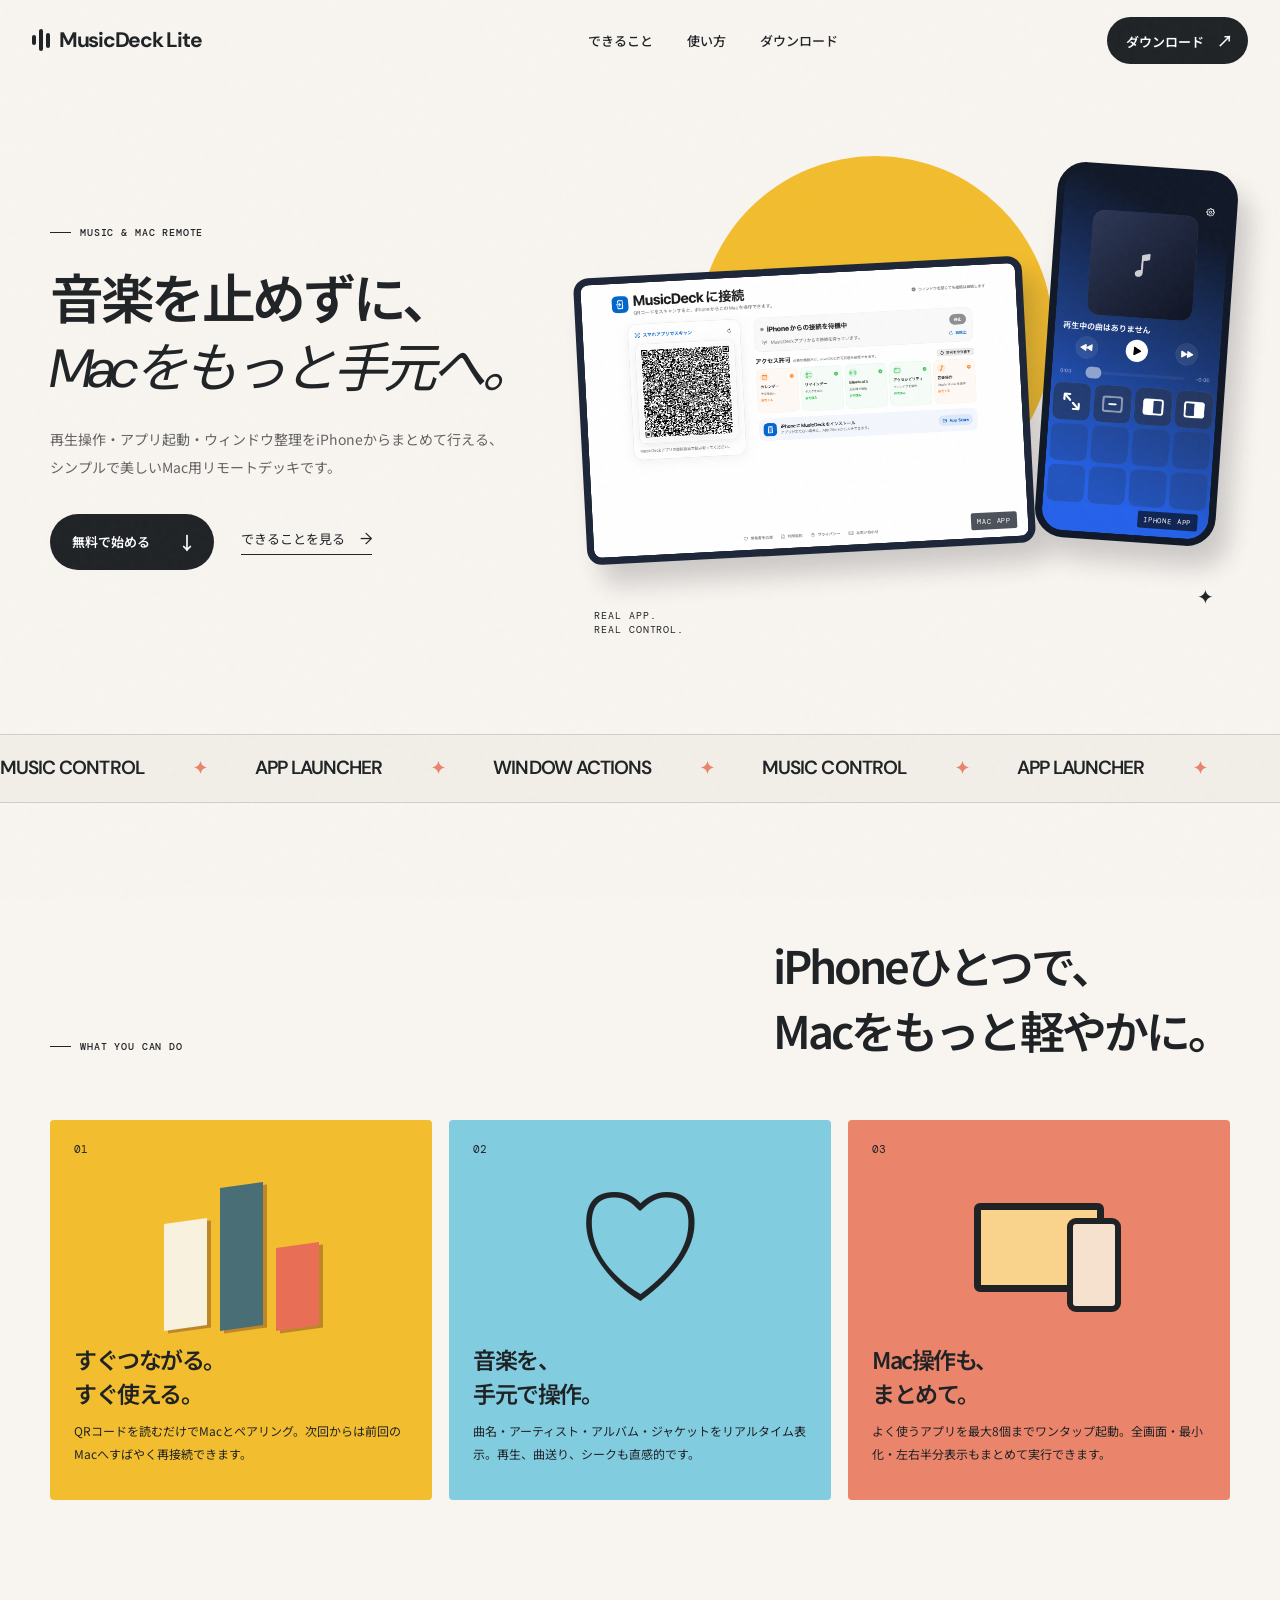
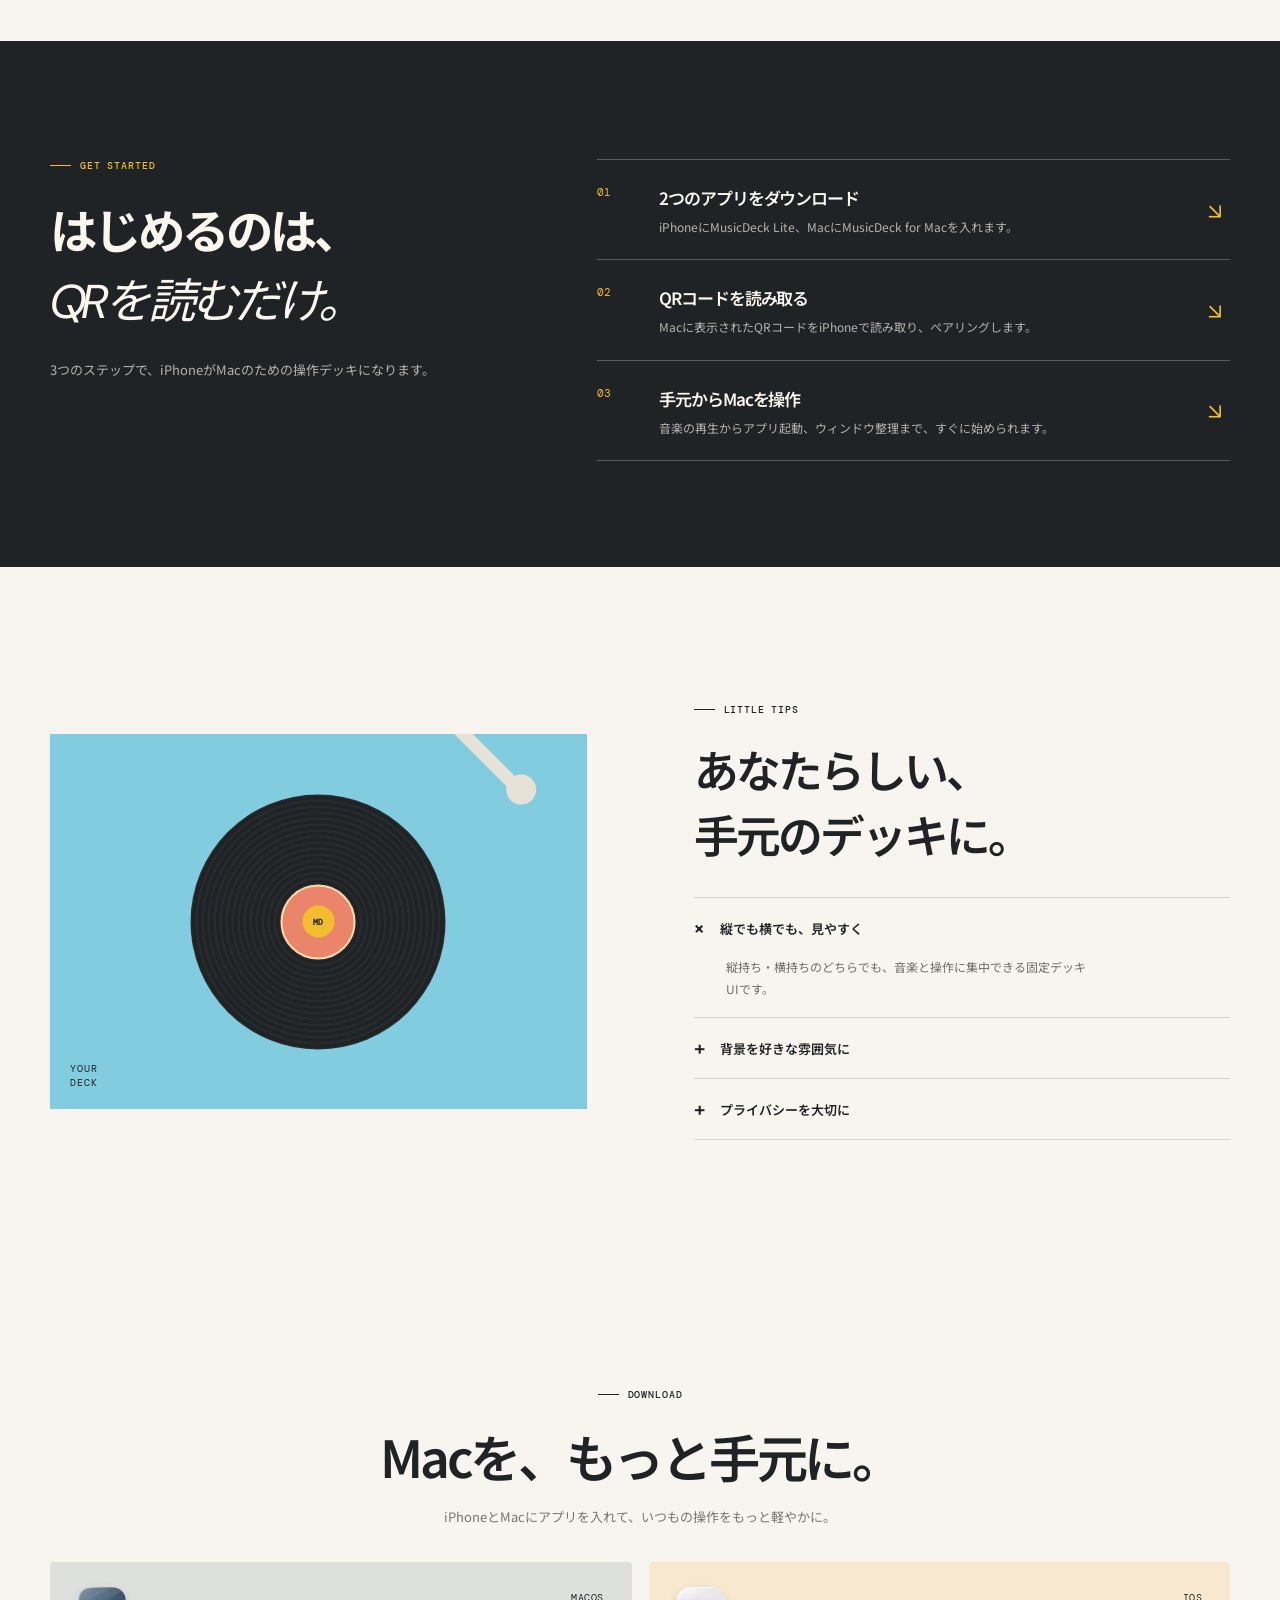
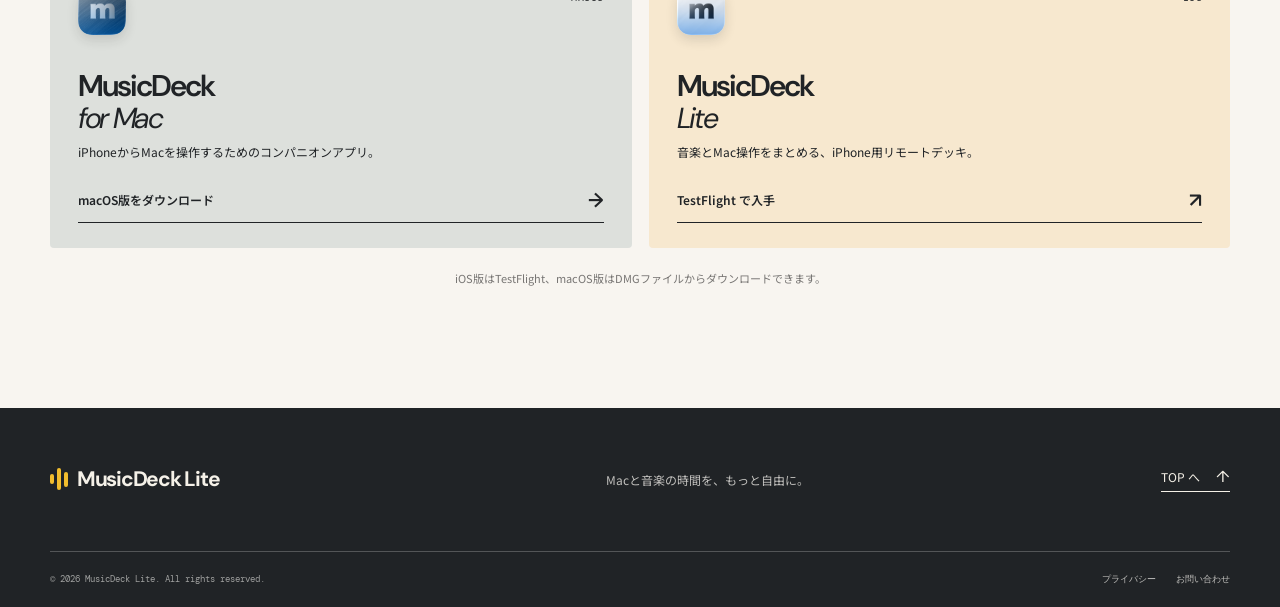
<file: index.html>
<!doctype html>
<html lang="ja">
  <head>
    <meta charset="UTF-8" />
    <meta name="viewport" content="width=device-width, initial-scale=1.0" />
    <meta
      name="description"
      content="MusicDeck Lite は、iPhoneからMacの音楽操作・アプリ起動・ウィンドウ整理をまとめて行えるリモートデッキです。"
    />
    <meta name="theme-color" content="#f7f4f0" />
    <title>MusicDeck Lite | 音楽を止めずに、Macをもっと手元へ。</title>
    <link rel="preconnect" href="https://fonts.googleapis.com" />
    <link rel="preconnect" href="https://fonts.gstatic.com" crossorigin />
    <link
      href="https://fonts.googleapis.com/css2?family=DM+Mono:wght@400;500&family=DM+Sans:opsz,wght@9..40,400;9..40,500;9..40,600;9..40,700&family=Noto+Sans+JP:wght@400;500;600;700&display=swap"
      rel="stylesheet"
    />
    <link rel="stylesheet" href="styles.css" />
  </head>
  <body>
    <div class="noise" aria-hidden="true"></div>
    <header class="site-header">
      <a class="brand" href="#top" aria-label="MusicDeck Lite ホーム">
        <span class="brand-mark" aria-hidden="true"><i></i><i></i><i></i></span>
        <span>MusicDeck Lite</span>
      </a>
      <nav class="desktop-nav" aria-label="メインナビゲーション">
        <a href="#about">できること</a>
        <a href="#how-to">使い方</a>
        <a href="#download">ダウンロード</a>
      </nav>
      <a class="header-download" href="#download">ダウンロード <span>↗</span></a>
      <button class="menu-button" aria-controls="mobile-nav" aria-expanded="false" aria-label="メニューを開く">
        <span></span><span></span>
      </button>
    </header>

    <nav class="mobile-nav" id="mobile-nav" aria-label="モバイルナビゲーション" hidden>
      <a href="#about">できること</a>
      <a href="#how-to">使い方</a>
      <a href="#download">ダウンロード</a>
    </nav>

    <main id="top">
      <section class="hero section-wrap">
        <div class="hero-copy reveal">
          <p class="eyebrow"><span></span> MUSIC &amp; MAC REMOTE</p>
          <h1>音楽を止めずに、<br /><em>Macをもっと手元へ。</em></h1>
          <p class="hero-lead">
            再生操作・アプリ起動・ウィンドウ整理をiPhoneからまとめて行える、<br />シンプルで美しいMac用リモートデッキです。
          </p>
          <div class="hero-actions">
            <a class="button button-dark" href="#download">無料で始める <span>↓</span></a>
            <a class="text-link" href="#about">できることを見る <span>→</span></a>
          </div>
        </div>

        <div class="device-stage actual-stage reveal" aria-label="MusicDeckLite の実際のアプリ画面">
          <div class="stage-sun"></div>
          <div class="floating-note note-one">♪</div>
          <div class="floating-note note-two">✦</div>
          <figure class="screenshot-frame landscape-frame">
            <img src="assets/musicdeck-for-mac.png" alt="MusicDeck for Mac の接続画面。QRコードを使って iPhone からMacを操作する設定画面" />
            <figcaption>MAC APP</figcaption>
          </figure>
          <figure class="screenshot-frame portrait-frame">
            <img src="assets/musicdecklite-portrait.png" alt="MusicDeckLite の縦画面。再生コントロールと操作ボタンが表示されている画面" />
            <figcaption>IPHONE APP</figcaption>
          </figure>
          <p class="stage-caption">REAL APP.<br />REAL CONTROL.</p>
        </div>
      </section>

      <section class="marquee" aria-label="MusicDeck の特徴">
        <div class="marquee-track"><span>MUSIC CONTROL <b>✦</b></span><span>APP LAUNCHER <b>✦</b></span><span>WINDOW ACTIONS <b>✦</b></span><span>MUSIC CONTROL <b>✦</b></span><span>APP LAUNCHER <b>✦</b></span></div>
      </section>

      <section id="about" class="features section-wrap">
        <div class="section-heading reveal">
          <p class="eyebrow"><span></span> WHAT YOU CAN DO</p>
          <h2>iPhoneひとつで、<br />Macをもっと軽やかに。</h2>
        </div>
        <div class="feature-grid">
          <article class="feature-card card-yellow reveal">
            <p class="card-number">01</p>
            <div class="feature-icon icon-library" aria-hidden="true"><i></i><i></i><i></i></div>
            <h3>すぐつながる。<br />すぐ使える。</h3>
            <p>QRコードを読むだけでMacとペアリング。次回からは前回のMacへすばやく再接続できます。</p>
          </article>
          <article class="feature-card card-blue reveal">
            <p class="card-number">02</p>
            <div class="feature-icon icon-heart" aria-hidden="true">♡</div>
            <h3>音楽を、<br />手元で操作。</h3>
            <p>曲名・アーティスト・アルバム・ジャケットをリアルタイム表示。再生、曲送り、シークも直感的です。</p>
          </article>
          <article class="feature-card card-coral reveal">
            <p class="card-number">03</p>
            <div class="feature-icon icon-devices" aria-hidden="true"><span></span><i></i></div>
            <h3>Mac操作も、<br />まとめて。</h3>
            <p>よく使うアプリを最大8個までワンタップ起動。全画面・最小化・左右半分表示もまとめて実行できます。</p>
          </article>
        </div>
      </section>

      <section id="how-to" class="how-to">
        <div class="section-wrap how-inner">
          <div class="how-copy reveal">
            <p class="eyebrow eyebrow-light"><span></span> GET STARTED</p>
            <h2>はじめるのは、<br /><em>QRを読むだけ。</em></h2>
            <p>3つのステップで、iPhoneがMacのための操作デッキになります。</p>
          </div>
          <ol class="steps">
            <li class="reveal"><span class="step-count">01</span><div><h3>2つのアプリをダウンロード</h3><p>iPhoneにMusicDeck Lite、MacにMusicDeck for Macを入れます。</p></div><span class="step-arrow">↘</span></li>
            <li class="reveal"><span class="step-count">02</span><div><h3>QRコードを読み取る</h3><p>Macに表示されたQRコードをiPhoneで読み取り、ペアリングします。</p></div><span class="step-arrow">↘</span></li>
            <li class="reveal"><span class="step-count">03</span><div><h3>手元からMacを操作</h3><p>音楽の再生からアプリ起動、ウィンドウ整理まで、すぐに始められます。</p></div><span class="step-arrow">↘</span></li>
          </ol>
        </div>
      </section>

      <section class="tips section-wrap">
        <div class="tips-visual reveal" aria-hidden="true">
          <div class="record"><i></i><b>MD</b></div>
          <div class="tonearm"><i></i></div>
          <div class="visual-label">YOUR<br />DECK</div>
        </div>
        <div class="tips-copy reveal">
          <p class="eyebrow"><span></span> LITTLE TIPS</p>
          <h2>あなたらしい、<br />手元のデッキに。</h2>
          <div class="tip-list">
            <details open><summary><span>+</span> 縦でも横でも、見やすく</summary><p>縦持ち・横持ちのどちらでも、音楽と操作に集中できる固定デッキUIです。</p></details>
            <details><summary><span>+</span> 背景を好きな雰囲気に</summary><p>標準・単色・ジャケットぼかし・ジャケット由来のカラーから背景を選べます。</p></details>
            <details><summary><span>+</span> プライバシーを大切に</summary><p>接続情報は端末のKeychainで管理。基本はMacとiPhone間のローカル直接通信で、広告・解析SDKはありません。</p></details>
          </div>
        </div>
      </section>

      <section id="download" class="download section-wrap">
        <div class="download-heading reveal">
          <p class="eyebrow"><span></span> DOWNLOAD</p>
          <h2>Macを、もっと手元に。</h2>
          <p>iPhoneとMacにアプリを入れて、いつもの操作をもっと軽やかに。</p>
        </div>
        <div class="download-cards">
          <article class="download-card mac-card reveal">
            <div class="download-card-top"><img class="app-icon" src="assets/musicdeck-for-mac-icon.png" alt="MusicDeck for Macのアプリアイコン" /><span class="available">MACOS</span></div>
            <div><h3>MusicDeck<br /><em>for Mac</em></h3><p>iPhoneからMacを操作するためのコンパニオンアプリ。</p></div>
            <a class="store-button" href="mac-download.html">macOS版をダウンロード <span>→</span></a>
          </article>
          <article class="download-card iphone-card reveal">
            <div class="download-card-top"><img class="app-icon" src="assets/musicdeck-lite-icon.png" alt="MusicDeck Liteのアプリアイコン" /><span class="available">IOS</span></div>
            <div><h3>MusicDeck<br /><em>Lite</em></h3><p>音楽とMac操作をまとめる、iPhone用リモートデッキ。</p></div>
            <a class="store-button" href="https://testflight.apple.com/join/6QzJqzmq" target="_blank" rel="noopener">TestFlight で入手 <span>↗</span></a>
          </article>
        </div>
        <p class="download-note reveal">iOS版はTestFlight、macOS版はDMGファイルからダウンロードできます。</p>
      </section>
    </main>

    <footer class="site-footer">
      <div class="footer-top section-wrap">
        <a class="brand brand-light" href="#top"><span class="brand-mark" aria-hidden="true"><i></i><i></i><i></i></span><span>MusicDeck Lite</span></a>
        <p>Macと音楽の時間を、もっと自由に。</p>
        <a class="back-top" href="#top">TOP へ <span>↑</span></a>
      </div>
      <div class="footer-bottom section-wrap"><p>© <span id="year"></span> MusicDeck Lite. All rights reserved.</p><div><a href="#top">プライバシー</a><a href="#top">お問い合わせ</a></div></div>
    </footer>

    <script src="script.js"></script>
  </body>
</html>
</file>
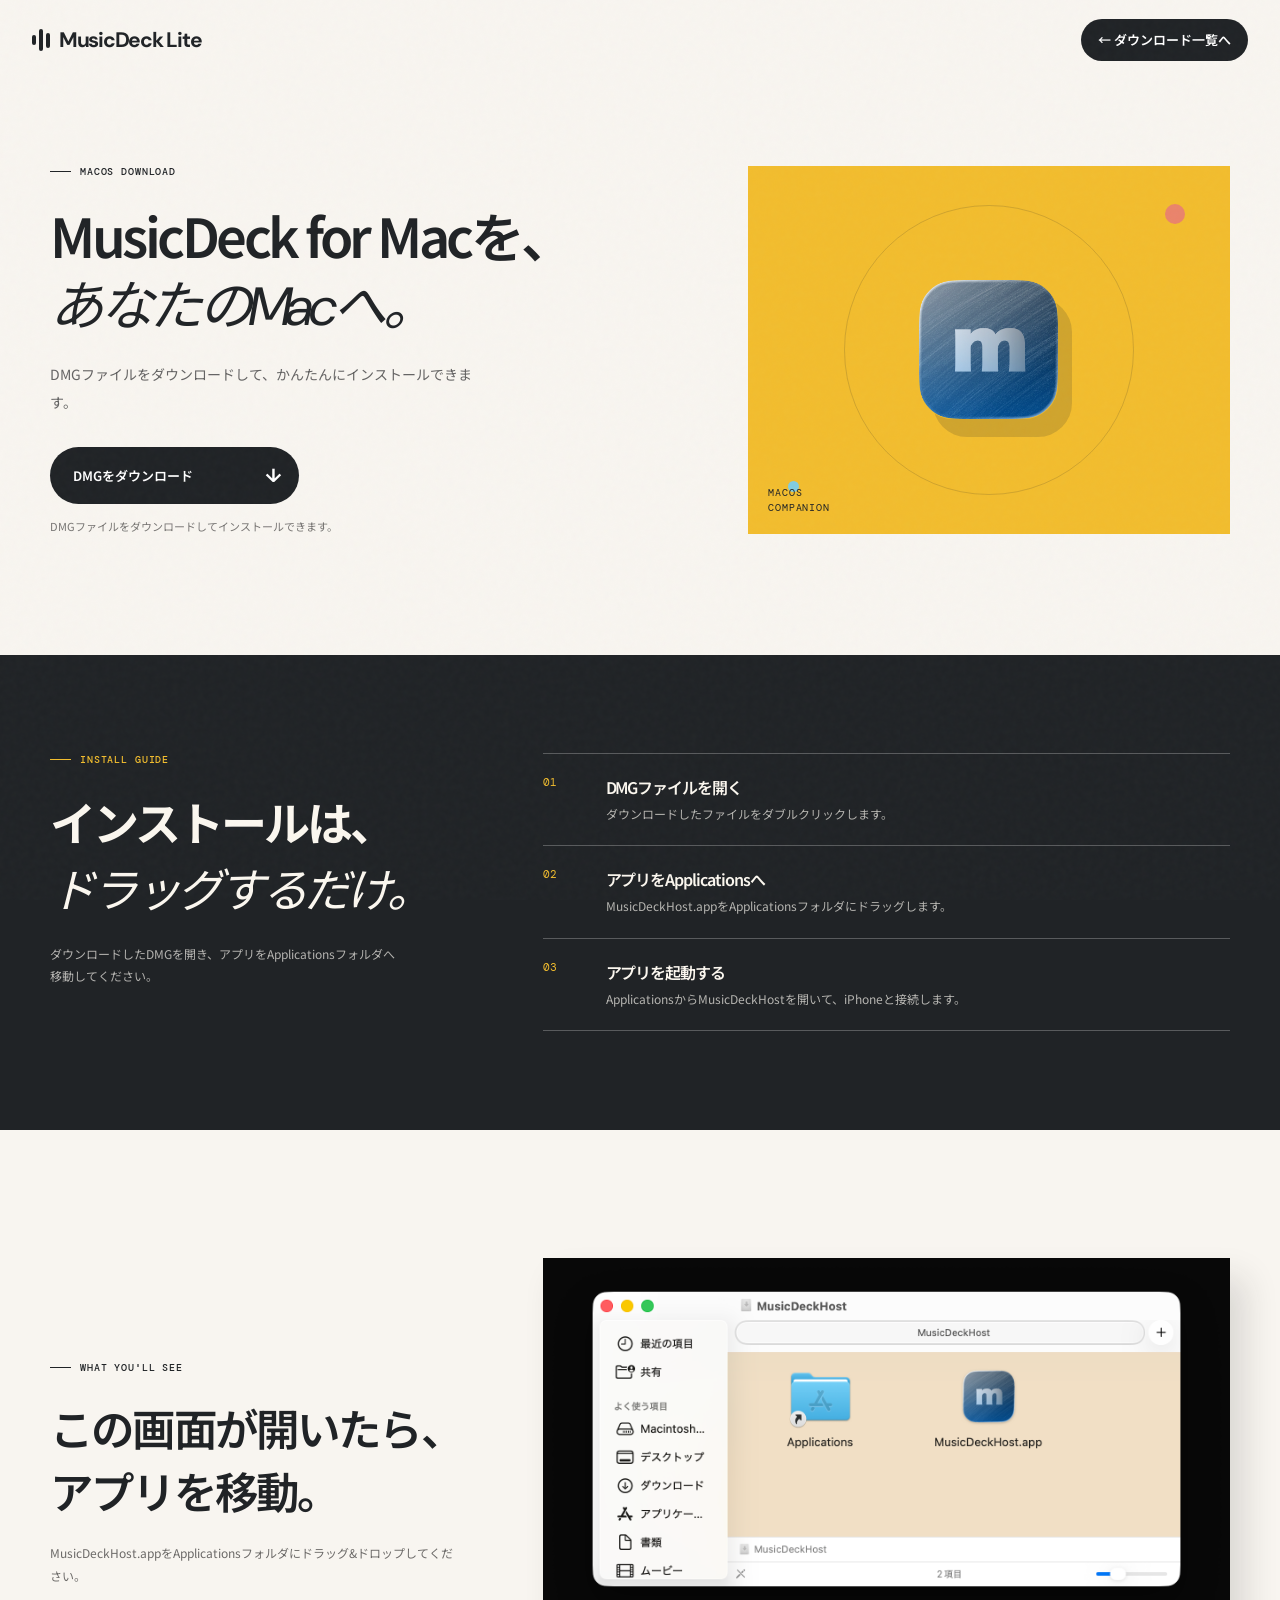
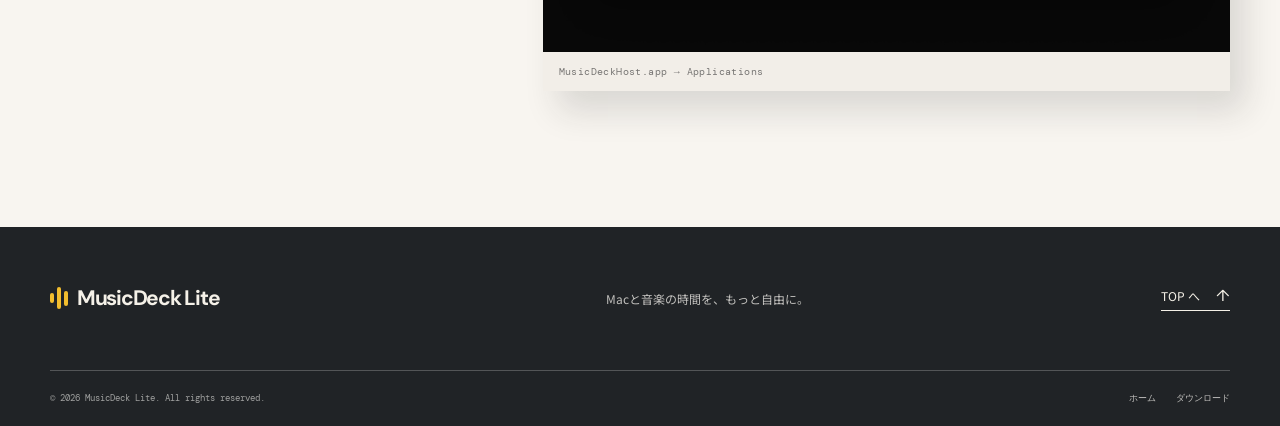
<file: mac-download.html>
<!doctype html>
<html lang="ja">
  <head>
    <meta charset="UTF-8" />
    <meta name="viewport" content="width=device-width, initial-scale=1.0" />
    <meta name="description" content="MusicDeck for Mac のDMGファイルをダウンロードして、Macにインストールできます。" />
    <meta name="theme-color" content="#f7f4f0" />
    <title>MusicDeck for Mac をダウンロード | MusicDeck Lite</title>
    <link rel="preconnect" href="https://fonts.googleapis.com" />
    <link rel="preconnect" href="https://fonts.gstatic.com" crossorigin />
    <link href="https://fonts.googleapis.com/css2?family=DM+Mono:wght@400;500&family=DM+Sans:opsz,wght@9..40,400;9..40,500;9..40,600;9..40,700&family=Noto+Sans+JP:wght@400;500;600;700&display=swap" rel="stylesheet" />
    <link rel="stylesheet" href="styles.css" />
  </head>
  <body class="mac-download-page">
    <div class="noise" aria-hidden="true"></div>
    <header class="site-header">
      <a class="brand" href="index.html" aria-label="MusicDeck Lite ホーム">
        <span class="brand-mark" aria-hidden="true"><i></i><i></i><i></i></span>
        <span>MusicDeck Lite</span>
      </a>
      <a class="header-download mac-page-back" href="index.html#download">← ダウンロード一覧へ</a>
    </header>

    <main id="top">
      <section class="mac-download-hero section-wrap">
        <div class="mac-download-copy">
          <p class="eyebrow"><span></span> MACOS DOWNLOAD</p>
          <h1>MusicDeck for Macを、<br /><em>あなたのMacへ。</em></h1>
          <p>DMGファイルをダウンロードして、かんたんにインストールできます。</p>
          <a class="dmg-download-button" href="downloads/MusicDeckHost5.dmg" download="MusicDeckHost5.dmg" data-dmg-download aria-disabled="true">
            <span>DMGをダウンロード</span><b>↓</b>
          </a>
          <p class="dmg-status" data-dmg-status aria-live="polite">DMGファイルを確認しています…</p>
        </div>
        <div class="mac-download-art" aria-hidden="true">
          <div class="mac-download-sun"></div>
          <img src="assets/musicdeck-for-mac-icon.png" alt="" />
          <span>MACOS<br />COMPANION</span>
        </div>
      </section>

      <section class="install-guide">
        <div class="section-wrap">
          <div class="install-guide-heading">
            <p class="eyebrow eyebrow-light"><span></span> INSTALL GUIDE</p>
            <h2>インストールは、<br /><em>ドラッグするだけ。</em></h2>
            <p>ダウンロードしたDMGを開き、アプリをApplicationsフォルダへ移動してください。</p>
          </div>
          <ol class="install-steps">
            <li><span>01</span><div><h3>DMGファイルを開く</h3><p>ダウンロードしたファイルをダブルクリックします。</p></div></li>
            <li><span>02</span><div><h3>アプリをApplicationsへ</h3><p>MusicDeckHost.appをApplicationsフォルダにドラッグします。</p></div></li>
            <li><span>03</span><div><h3>アプリを起動する</h3><p>ApplicationsからMusicDeckHostを開いて、iPhoneと接続します。</p></div></li>
          </ol>
        </div>
      </section>

      <section class="dmg-example section-wrap">
        <div class="dmg-example-heading">
          <p class="eyebrow"><span></span> WHAT YOU'LL SEE</p>
          <h2>この画面が開いたら、<br />アプリを移動。</h2>
          <p>MusicDeckHost.appをApplicationsフォルダにドラッグ&amp;ドロップしてください。</p>
        </div>
        <figure>
          <img src="assets/musicdeckhost-dmg-installation.png" alt="MusicDeckHost.appをApplicationsフォルダにドラッグしてインストールするDMG画面の例" />
          <figcaption>MusicDeckHost.app → Applications</figcaption>
        </figure>
      </section>
    </main>

    <footer class="site-footer">
      <div class="footer-top section-wrap">
        <a class="brand brand-light" href="index.html"><span class="brand-mark" aria-hidden="true"><i></i><i></i><i></i></span><span>MusicDeck Lite</span></a>
        <p>Macと音楽の時間を、もっと自由に。</p>
        <a class="back-top" href="#top">TOP へ <span>↑</span></a>
      </div>
      <div class="footer-bottom section-wrap"><p>© <span id="year"></span> MusicDeck Lite. All rights reserved.</p><div><a href="index.html">ホーム</a><a href="index.html#download">ダウンロード</a></div></div>
    </footer>

    <script src="script.js"></script>
  </body>
</html>
</file>
<file: styles.css>
:root {
  --ink: #202326;
  --paper: #f8f5f0;
  --yellow: #f2bd2e;
  --blue: #82cce0;
  --coral: #ea846b;
  --cream: #f7e8cf;
  --line: rgba(32, 35, 38, 0.16);
  --sans: "DM Sans", "Noto Sans JP", sans-serif;
  --jp: "Noto Sans JP", "DM Sans", sans-serif;
  --mono: "DM Mono", monospace;
}

* { box-sizing: border-box; }
html { scroll-behavior: smooth; }
body { margin: 0; color: var(--ink); background: var(--paper); font-family: var(--sans); overflow-x: hidden; }
a { color: inherit; text-decoration: none; }
button { font: inherit; }
.noise { pointer-events: none; position: fixed; z-index: 10; inset: 0; opacity: .035; background-image: url("data:image/svg+xml,%3Csvg viewBox='0 0 180 180' xmlns='http://www.w3.org/2000/svg'%3E%3Cfilter id='n'%3E%3CfeTurbulence type='fractalNoise' baseFrequency='.8' numOctaves='4' stitchTiles='stitch'/%3E%3C/filter%3E%3Crect width='100%25' height='100%25' filter='url(%23n)' opacity='.7'/%3E%3C/svg%3E"); }
.section-wrap { width: min(1180px, calc(100% - 64px)); margin-inline: auto; }

.site-header { height: 80px; display: flex; width: min(1280px, calc(100% - 64px)); margin: auto; align-items: center; justify-content: space-between; }
.brand { display: inline-flex; align-items: center; gap: 9px; font-size: 21px; font-weight: 700; letter-spacing: -.06em; }
.brand-mark { height: 23px; display: inline-flex; gap: 3px; align-items: center; }
.brand-mark i { display: block; width: 4px; background: var(--ink); border-radius: 3px; }
.brand-mark i:nth-child(1) { height: 10px; }.brand-mark i:nth-child(2) { height: 22px; }.brand-mark i:nth-child(3) { height: 15px; }
.desktop-nav { display: flex; gap: 34px; margin-left: 118px; font-family: var(--jp); font-size: 13px; font-weight: 500; }
.desktop-nav a { transition: opacity .2s; }.desktop-nav a:hover { opacity: .5; }
.header-download { font-family: var(--jp); font-size: 13px; font-weight: 600; background: var(--ink); color: white; border-radius: 99px; padding: 11px 15px 12px 19px; }.header-download span { margin-left: 10px; font-size: 16px; }
.menu-button, .mobile-nav { display: none; }

.hero { min-height: 645px; display: grid; grid-template-columns: .88fr 1.12fr; align-items: center; padding: 68px 0 86px; gap: 20px; }
.eyebrow { margin: 0 0 23px; display: flex; gap: 9px; align-items: center; font-family: var(--mono); letter-spacing: .085em; font-size: 10px; font-weight: 500; }.eyebrow span { width: 21px; height: 1px; background: currentColor; }
h1, h2, h3, p { margin-top: 0; } h1, h2, h3 { letter-spacing: -.065em; }
h1 { margin-bottom: 22px; font-family: var(--jp); font-size: clamp(48px, 4.2vw, 62px); font-weight: 600; line-height: 1.25; } h1 em, h2 em, .download-card h3 em { font-family: var(--sans); font-weight: 400; font-style: italic; letter-spacing: -.08em; }
.hero-lead { margin-bottom: 33px; color: #646363; font-family: var(--jp); font-size: 14px; line-height: 2; }.hero-actions { display: flex; align-items: center; gap: 27px; }.button { display: inline-flex; align-items: center; gap: 28px; padding: 15px 18px 15px 22px; border-radius: 99px; font-family: var(--jp); font-size: 13px; font-weight: 600; }.button-dark { background: var(--ink); color: white; }.button span { font-size: 18px; }.text-link { border-bottom: 1px solid var(--ink); font-family: var(--jp); font-size: 13px; padding-bottom: 5px; }.text-link span { margin-left: 12px; font-family: var(--sans); font-size: 16px; }

.device-stage { position: relative; height: 492px; min-width: 540px; }.stage-sun { position: absolute; z-index: -1; width: 352px; height: 352px; left: 84px; top: 6px; border-radius: 50%; background: var(--yellow); }.stage-caption { position: absolute; left: 13px; bottom: 17px; margin: 0; font-family: var(--mono); font-size: 10px; line-height: 1.35; letter-spacing: .09em; }.floating-note { position: absolute; font-size: 27px; }.note-one { top: 42px; right: 49px; }.note-two { bottom: 38px; right: 16px; font-size: 20px; }
.laptop { position: absolute; left: 4px; top: 91px; width: 503px; filter: drop-shadow(12px 19px 13px rgba(38, 34, 27, .17)); }.laptop-screen { height: 299px; overflow: hidden; border: 8px solid #272a2e; border-bottom: 7px solid #272a2e; border-radius: 13px 13px 3px 3px; background: #fbf8f1; }.laptop-base { height: 13px; margin: 0 -25px; border-radius: 2px 2px 15px 15px; background: #404044; }.laptop-base::after { content: ""; display: block; width: 89px; height: 4px; margin: auto; background: #25262a; border-radius: 0 0 5px 5px; }
.app-topbar { height: 23px; display: flex; gap: 4px; padding: 6px 8px; align-items: center; background: #e7e5df; font-size: 7px; }.app-topbar b { margin-left: 45%; font-size: 7px; letter-spacing: -.04em; }.app-topbar small { margin-left: auto; font-size: 14px; line-height: 5px; }.dot { width: 6px; height: 6px; border-radius: 50%; }.red { background: #eb6e62; }.yellow { background: #e8bd42; }.green { background: #70c378; }
.app-layout { height: calc(100% - 23px); display: grid; grid-template-columns: 36px 1fr 140px; }.app-sidebar { display: flex; flex-direction: column; align-items: center; gap: 15px; padding: 11px 0; color: #a3a3a1; border-right: 1px solid #e2e0dc; font-size: 12px; }.side-brand { padding-bottom: 8px; color: var(--ink); font-size: 7px; font-weight: 700; }.side-active { color: var(--ink); }.app-main { padding: 15px 24px; text-align: center; }.tiny-label { margin-bottom: 7px; color: #93918d; font-family: var(--mono); font-size: 6px; letter-spacing: .14em; }.album-cover { display: grid; place-items: center; overflow: hidden; position: relative; background: linear-gradient(135deg, #d85d55 0%, #eec75d 45%, #609d94 46%, #184449 100%); }.album-cover::before, .album-cover::after { content: ""; position: absolute; border-radius: 50%; border: 1px solid rgba(255, 255, 255, .65); }.album-cover::before { width: 128%; height: 128%; }.album-cover::after { width: 52%; height: 52%; border-width: 8px; }.album-cover span { z-index: 1; color: white; font-family: Georgia, serif; font-size: 54px; font-style: italic; }.album-large { width: 124px; height: 124px; margin: auto; }.app-main h3 { margin: 8px 0 1px; font-size: 12px; }.artist { color: #8e8d89; font-size: 8px; }.progress, .phone-progress { height: 2px; position: relative; background: #d9d7d2; }.progress i, .phone-progress i { display: block; height: 100%; width: 43%; background: var(--ink); }.player-controls { display: flex; justify-content: space-between; align-items: center; margin-top: 11px; font-size: 10px; }.player-controls strong { display: grid; place-items: center; width: 21px; height: 21px; background: var(--ink); border-radius: 50%; color: white; font-size: 8px; }.player-controls b { font-size: 9px; }.player-controls span { color: #8b8a86; font-size: 9px; }
.queue-panel { padding: 17px 11px; background: #f0eee8; }.queue-song { display: flex; align-items: center; gap: 6px; margin-bottom: 12px; }.queue-song p { flex: 1; margin: 0; font-size: 7px; font-weight: 600; letter-spacing: -.04em; }.queue-song p small { display: block; color: #a7a5a1; font-size: 6px; font-weight: 400; }.queue-song b { color: #92918e; font-size: 7px; letter-spacing: -1px; }.mini-cover { display: inline-block; width: 25px; height: 25px; }.c1 { background: #d98c68; }.c2 { background: #7fb5c2; }.c3 { background: #6b8170; }.playing p { color: #cf725b; }
.phone { position: absolute; z-index: 2; right: 36px; top: 32px; width: 183px; height: 379px; padding: 7px; border-radius: 28px; background: #282a2c; box-shadow: 13px 17px 19px rgba(44, 37, 24, .2); transform: rotate(4deg); }.phone-screen { position: relative; height: 100%; padding: 16px 14px 13px; overflow: hidden; border-radius: 22px; background: #f9f6ef; }.phone-island { position: absolute; width: 62px; height: 15px; left: 50%; top: 6px; transform: translateX(-50%); border-radius: 15px; background: #282a2c; }.phone-head { display: flex; justify-content: space-between; margin: 3px 2px 22px; font-size: 7px; }.phone-head b { font-size: 14px; line-height: 5px; }.album-phone { width: 142px; height: 142px; }.album-phone span { font-size: 62px; }.phone-track { position: relative; margin-top: 19px; }.phone-track h3 { margin-bottom: 3px; font-size: 14px; }.phone-track p { margin: 0; color: #8e8c88; font-size: 8px; }.phone-track span { position: absolute; right: 0; top: 6px; font-size: 16px; }.phone-progress { margin-top: 20px; }.phone-times { display: flex; justify-content: space-between; color: #93918d; margin-top: 5px; font-size: 6px; }.phone-controls { display: flex; align-items: center; justify-content: space-between; margin-top: 17px; }.phone-controls strong { display: grid; place-items: center; width: 34px; height: 34px; border-radius: 50%; color: white; background: var(--ink); font-size: 11px; }.phone-controls b { font-size: 13px; }.phone-controls span { color: #95938f; font-size: 10px; }.phone-tabs { position: absolute; left: 14px; right: 14px; bottom: 12px; display: flex; justify-content: space-between; padding-top: 9px; border-top: 1px solid #e2dfd9; color: #9e9d99; font-size: 13px; }.phone-tabs .tab-on { color: var(--ink); }

/* The hero uses the supplied MusicDeckLite product screenshots, without recreating
   or altering the app interface in CSS. */
.actual-stage { height: 500px; }.actual-stage .stage-sun { left: 118px; top: 8px; width: 355px; height: 355px; }.screenshot-frame { position: absolute; z-index: 1; margin: 0; overflow: hidden; background: #111a2d; box-shadow: 14px 20px 25px rgba(28, 31, 38, .2); }.screenshot-frame img { display: block; width: 100%; height: auto; }.screenshot-frame figcaption { position: absolute; right: 11px; bottom: 8px; margin: 0; padding: 4px 6px; border-radius: 2px; color: white; background: rgba(9, 15, 27, .72); font-family: var(--mono); font-size: 7px; letter-spacing: .12em; }.landscape-frame { top: 119px; left: 0; width: 449px; border: 7px solid #1d2638; border-radius: 15px; transform: rotate(-3deg); }.landscape-frame img { border-radius: 8px; }.portrait-frame { top: 18px; right: 3px; width: 181px; border: 7px solid #111827; border-radius: 29px; transform: rotate(4deg); }.portrait-frame img { border-radius: 21px; }.actual-stage .stage-caption { z-index: 2; left: 14px; bottom: 12px; color: var(--ink); }

.marquee { overflow: hidden; padding: 20px 0 22px; border-block: 1px solid var(--line); background: #f2eee8; }.marquee-track { display: flex; width: max-content; animation: marquee 27s linear infinite; }.marquee span { display: inline-flex; align-items: center; white-space: nowrap; margin-right: 49px; font-size: 19px; font-weight: 600; letter-spacing: -.05em; }.marquee b { margin-left: 49px; color: var(--coral); font-size: 17px; } @keyframes marquee { to { transform: translateX(-40%); } }

.features { padding-top: 130px; padding-bottom: 141px; }.section-heading { display: flex; align-items: flex-end; justify-content: space-between; margin-bottom: 57px; }.section-heading h2, .tips h2, .download h2 { margin: 0; font-family: var(--jp); font-size: clamp(31px, 3.5vw, 48px); font-weight: 600; line-height: 1.45; }.section-heading .eyebrow { margin-bottom: 10px; }.feature-grid { display: grid; grid-template-columns: repeat(3, 1fr); gap: 17px; }.feature-card { min-height: 380px; position: relative; padding: 22px 24px 24px; display: flex; flex-direction: column; overflow: hidden; border-radius: 4px; }.card-yellow { background: var(--yellow); }.card-blue { background: var(--blue); }.card-coral { background: var(--coral); }.card-number { font-family: var(--mono); font-size: 11px; }.feature-icon { display: grid; place-items: center; height: 161px; margin: 0 auto 14px; }.feature-card h3 { margin-bottom: 10px; font-family: var(--jp); font-size: 23px; font-weight: 600; line-height: 1.48; }.feature-card > p:last-child { margin: 0; font-family: var(--jp); font-size: 12px; line-height: 1.9; }.icon-library { width: 158px; position: relative; align-items: end; gap: 10px; grid-template-columns: repeat(3, 1fr); }.icon-library i { width: 43px; display: block; background: #f8f1dd; box-shadow: 4px 3px 0 #bd8728; transform: skewY(-8deg); }.icon-library i:nth-child(1) { height: 107px; }.icon-library i:nth-child(2) { height: 143px; background: #4a6e76; }.icon-library i:nth-child(3) { height: 83px; background: #e86f56; }.icon-heart { font-size: 137px; font-family: Arial, sans-serif; line-height: 1; }.icon-devices { width: 184px; position: relative; }.icon-devices span { display: block; width: 130px; height: 89px; border: 7px solid var(--ink); border-radius: 6px; background: #f9d28c; }.icon-devices i { position: absolute; bottom: 16px; right: 10px; width: 54px; height: 94px; border: 6px solid var(--ink); border-radius: 9px; background: #f6e1cf; }

.how-to { color: #fbf7ef; background: var(--ink); }.how-inner { display: grid; grid-template-columns: .86fr 1.14fr; gap: 70px; padding-top: 118px; padding-bottom: 106px; }.eyebrow-light { color: var(--yellow); }.how-copy h2 { margin-bottom: 22px; font-family: var(--jp); font-size: clamp(32px, 3.7vw, 52px); line-height: 1.45; }.how-copy p:last-child { color: #b4b3b0; font-family: var(--jp); font-size: 13px; line-height: 1.9; }.steps { list-style: none; margin: 0; padding: 0; border-top: 1px solid #595b5d; }.steps li { display: grid; grid-template-columns: 55px 1fr 22px; gap: 7px; padding: 25px 0 22px; border-bottom: 1px solid #595b5d; }.step-count { color: var(--yellow); font-family: var(--mono); font-size: 11px; }.steps h3 { margin-bottom: 7px; font-family: var(--jp); font-size: 17px; font-weight: 600; }.steps p { margin-bottom: 0; color: #b5b4b0; font-family: var(--jp); font-size: 12px; line-height: 1.7; }.step-arrow { align-self: center; color: var(--yellow); font-size: 22px; }

.tips { display: grid; grid-template-columns: 1fr 1fr; gap: 107px; align-items: center; padding-top: 136px; padding-bottom: 136px; }.tips-visual { height: 375px; position: relative; overflow: hidden; background: var(--blue); }.record { position: absolute; left: 50%; top: 50%; width: 255px; height: 255px; transform: translate(-50%, -50%); display: grid; place-items: center; border-radius: 50%; background: repeating-radial-gradient(circle, #272b2d 0 2px, #202325 3px 6px); }.record::before { content: ""; width: 71px; height: 71px; border-radius: 50%; background: var(--coral); border: 2px solid #fbdaa9; }.record i { position: absolute; width: 32px; height: 32px; border-radius: 50%; background: var(--yellow); }.record b { position: absolute; font-family: var(--mono); font-size: 8px; }.tonearm { position: absolute; top: 53px; right: 64px; width: 120px; height: 13px; transform: rotate(45deg); transform-origin: right center; border-radius: 8px; background: #e6e2d7; }.tonearm::before { content: ""; position: absolute; right: -11px; top: -10px; width: 30px; height: 30px; border-radius: 50%; background: #e6e2d7; }.tonearm i { position: absolute; left: -3px; bottom: -8px; width: 16px; height: 25px; background: #2e3032; }.visual-label { position: absolute; bottom: 19px; left: 20px; font-family: var(--mono); font-size: 10px; line-height: 1.4; letter-spacing: .1em; }.tips-copy .eyebrow { margin-bottom: 21px; }.tips-copy h2 { margin-bottom: 30px; }.tip-list { border-top: 1px solid var(--line); }.tip-list details { border-bottom: 1px solid var(--line); }.tip-list summary { cursor: pointer; list-style: none; padding: 17px 0; font-family: var(--jp); font-size: 13px; font-weight: 600; }.tip-list summary::-webkit-details-marker { display: none; }.tip-list summary span { display: inline-block; margin-right: 12px; font-family: var(--sans); font-size: 20px; vertical-align: -1px; }.tip-list details[open] summary span { transform: rotate(45deg); }.tip-list details p { max-width: 360px; margin: -2px 0 17px 32px; color: #6e6e6d; font-family: var(--jp); font-size: 12px; line-height: 1.85; }

.download { padding-top: 112px; padding-bottom: 122px; }.download-heading { text-align: center; }.download-heading .eyebrow { justify-content: center; margin-bottom: 18px; }.download-heading h2 { font-size: clamp(35px, 4vw, 54px); }.download-heading > p:last-child { margin-top: 13px; margin-bottom: 36px; color: #777573; font-family: var(--jp); font-size: 13px; }.download-cards { display: grid; grid-template-columns: repeat(2, 1fr); gap: 17px; }.download-card { display: flex; min-height: 286px; flex-direction: column; justify-content: space-between; padding: 25px 28px; border-radius: 4px; transition: opacity .25s, transform .25s; }.mac-card { background: #dde0dc; }.iphone-card { background: var(--cream); }.download-card-top { display: flex; justify-content: space-between; align-items: flex-start; }.app-icon { display: block; width: 48px; height: 48px; border-radius: 14px; box-shadow: 0 5px 12px rgba(32, 35, 38, .14); object-fit: cover; }.available { padding-top: 4px; font-family: var(--mono); font-size: 10px; letter-spacing: .05em; }.download-card h3 { margin: 9px 0; font-size: 30px; font-weight: 600; line-height: 1.08; }.download-card h3 em { font-size: 29px; }.download-card p { margin: 0; font-family: var(--jp); font-size: 12px; }.store-button { display: flex; justify-content: space-between; align-items: center; padding-bottom: 9px; border-bottom: 1px solid var(--ink); font-family: var(--jp); font-size: 12px; font-weight: 600; }.store-button span { font-family: var(--sans); font-size: 20px; }.download-note { margin: 22px 0 0; text-align: center; color: #777573; font-family: var(--jp); font-size: 11px; }

.site-footer { color: #f5f1e8; background: var(--ink); }.footer-top { display: grid; grid-template-columns: 1fr 1fr auto; gap: 20px; align-items: center; min-height: 143px; }.brand-light .brand-mark i { background: var(--yellow); }.footer-top > p { margin: 0; color: #c1c0bd; font-family: var(--jp); font-size: 12px; }.back-top { padding-bottom: 4px; border-bottom: 1px solid #f5f1e8; font-family: var(--jp); font-size: 12px; }.back-top span { margin-left: 13px; font-family: var(--sans); font-size: 16px; }.footer-bottom { display: flex; justify-content: space-between; padding-top: 21px; padding-bottom: 21px; border-top: 1px solid #535557; color: #9fa09f; font-family: var(--mono); font-size: 9px; }.footer-bottom p { margin: 0; }.footer-bottom div { display: flex; gap: 20px; }.footer-bottom a { color: #c1c0bd; }

.reveal { opacity: 0; transform: translateY(18px); transition: opacity .65s ease, transform .65s ease; }.reveal.in-view { opacity: 1; transform: translateY(0); }.feature-card:nth-child(2), .steps li:nth-child(2), .download-card:nth-child(2) { transition-delay: .1s; }.feature-card:nth-child(3), .steps li:nth-child(3) { transition-delay: .18s; }

@media (max-width: 860px) { .desktop-nav, .header-download { display: none; }.menu-button { display: flex; width: 35px; height: 30px; flex-direction: column; justify-content: center; gap: 6px; padding: 0; border: 0; background: transparent; }.menu-button span { width: 27px; height: 1.5px; background: var(--ink); transition: .2s; }.menu-button[aria-expanded="true"] span:first-child { transform: translateY(3.5px) rotate(45deg); }.menu-button[aria-expanded="true"] span:last-child { transform: translateY(-4px) rotate(-45deg); }.mobile-nav { position: absolute; z-index: 8; top: 70px; left: 16px; right: 16px; flex-direction: column; padding: 13px 19px; border: 1px solid var(--line); border-radius: 5px; background: var(--paper); box-shadow: 0 12px 20px rgba(0,0,0,.08); }.mobile-nav:not([hidden]) { display: flex; }.mobile-nav a { padding: 11px 0; border-bottom: 1px solid var(--line); font-family: var(--jp); font-size: 13px; }.mobile-nav a:last-child { border: 0; }.hero { min-height: auto; grid-template-columns: 1fr; padding-top: 55px; gap: 26px; }.device-stage { margin: auto; transform: scale(.88); transform-origin: top center; height: 440px; margin-bottom: -25px; }.device-stage.reveal.in-view { transform: scale(.88); }.feature-grid { gap: 12px; }.feature-card { padding: 19px; }.feature-card h3 { font-size: 19px; }.feature-card > p:last-child { font-size: 11px; }.how-inner { grid-template-columns: 1fr; gap: 42px; }.tips { grid-template-columns: .94fr 1.06fr; gap: 37px; }.tips-visual { height: 320px; }.record { transform: translate(-50%, -50%) scale(.82); }.tonearm { right: 24px; }.download-card { padding: 23px; }.site-header { height: 70px; }.footer-top { grid-template-columns: 1fr auto; }.footer-top > p { display: none; } }
@media (max-width: 610px) { .section-wrap, .site-header { width: min(100% - 40px, 520px); }.hero { padding-top: 42px; padding-bottom: 29px; }.hero h1 { font-size: 40px; }.hero h1 em { display: inline-block; font-size: min(34px, 8.5vw); white-space: nowrap; }.hero-lead { font-size: 13px; }.device-stage { left: 50%; margin-left: -270px; transform: scale(.72); transform-origin: top left; height: 359px; margin-bottom: -13px; }.device-stage.reveal.in-view { transform: scale(.72); }.actual-stage { margin-left: -195px; }.actual-stage .landscape-frame { left: 9px; }.actual-stage .stage-caption { display: none; }.stage-caption { left: 28px; }.marquee { padding: 16px 0; }.marquee span { font-size: 16px; }.features { padding-top: 76px; padding-bottom: 79px; }.section-heading { display: block; margin-bottom: 35px; }.section-heading .eyebrow { margin-bottom: 17px; }.section-heading h2, .tips h2 { font-size: 30px; }.feature-grid { grid-template-columns: 1fr; }.feature-card { min-height: 285px; }.feature-icon { position: absolute; right: 19px; top: 38px; transform: scale(.7); transform-origin: top right; }.feature-card h3 { margin-top: 105px; font-size: 22px; }.feature-card > p:last-child { font-size: 12px; max-width: 90%; }.how-inner { padding-top: 74px; padding-bottom: 71px; }.how-copy h2 { font-size: 33px; }.steps li { grid-template-columns: 40px 1fr 17px; }.steps h3 { font-size: 15px; }.steps p { font-size: 11px; }.tips { display: flex; flex-direction: column-reverse; gap: 45px; padding-top: 77px; padding-bottom: 78px; }.tips-copy { width: 100%; }.tips-visual { width: 100%; height: 330px; }.download { padding-top: 77px; padding-bottom: 79px; }.download-heading h2 { font-size: 36px; }.download-cards { grid-template-columns: 1fr; }.download-card { min-height: 252px; }.footer-top { min-height: 111px; }.footer-bottom { align-items: flex-start; flex-direction: column; gap: 12px; }.footer-bottom div { gap: 15px; }.reveal { transform: translateY(10px); } }
@media (prefers-reduced-motion: reduce) { html { scroll-behavior: auto; }.marquee-track { animation: none; }.reveal { opacity: 1; transform: none; transition: none; } }

/* macOS DMG download page */
.mac-download-hero { min-height: 575px; display: grid; grid-template-columns: 1fr .78fr; gap: 80px; align-items: center; padding-top: 58px; padding-bottom: 94px; }.mac-download-copy > p:not(.eyebrow):not(.dmg-status) { max-width: 440px; margin-bottom: 31px; color: #646363; font-family: var(--jp); font-size: 14px; line-height: 2; }.mac-download-copy h1 { margin-bottom: 19px; font-size: clamp(42px, 4.2vw, 59px); }.mac-download-art { position: relative; display: grid; height: 368px; place-items: center; overflow: hidden; background: var(--yellow); }.mac-download-sun { position: absolute; width: 290px; height: 290px; border: 1px solid rgba(32, 35, 38, .16); border-radius: 50%; }.mac-download-art::before, .mac-download-art::after { content: ""; position: absolute; width: 20px; height: 20px; border-radius: 50%; background: var(--coral); }.mac-download-art::before { top: 38px; right: 45px; }.mac-download-art::after { bottom: 42px; left: 40px; width: 11px; height: 11px; background: var(--blue); }.mac-download-art img { z-index: 1; width: 139px; height: 139px; border-radius: 34px; box-shadow: 14px 18px 0 rgba(32, 35, 38, .16); object-fit: cover; }.mac-download-art span { position: absolute; z-index: 1; bottom: 19px; left: 20px; font-family: var(--mono); font-size: 10px; line-height: 1.5; letter-spacing: .09em; }.dmg-download-button { display: inline-flex; min-width: 249px; align-items: center; justify-content: space-between; padding: 16px 17px 16px 23px; border-radius: 99px; color: white; background: var(--ink); font-family: var(--jp); font-size: 13px; font-weight: 600; transition: transform .2s, opacity .2s; }.dmg-download-button:hover { transform: translateY(-2px); }.dmg-download-button b { font-family: var(--sans); font-size: 19px; }.dmg-download-button.is-unavailable { cursor: not-allowed; opacity: .44; }.dmg-download-button.is-unavailable:hover { transform: none; }.dmg-status { margin: 14px 0 0; color: #777573; font-family: var(--jp); font-size: 11px; }.install-guide { color: #fbf7ef; background: var(--ink); }.install-guide > .section-wrap { display: grid; grid-template-columns: .75fr 1.25fr; gap: 80px; padding-top: 98px; padding-bottom: 99px; }.install-guide-heading h2 { margin: 0 0 18px; font-family: var(--jp); font-size: clamp(31px, 3.6vw, 48px); line-height: 1.43; letter-spacing: -.065em; }.install-guide-heading h2 em { font-family: var(--sans); font-weight: 400; font-style: italic; }.install-guide-heading > p:last-child { max-width: 355px; margin: 0; color: #b4b3b0; font-family: var(--jp); font-size: 12px; line-height: 1.85; }.install-steps { margin: 0; padding: 0; list-style: none; border-top: 1px solid #595b5d; }.install-steps li { display: grid; grid-template-columns: 55px 1fr; gap: 8px; padding: 21px 0; border-bottom: 1px solid #595b5d; }.install-steps > li > span { color: var(--yellow); font-family: var(--mono); font-size: 11px; }.install-steps h3 { margin: 0 0 5px; font-family: var(--jp); font-size: 16px; font-weight: 600; }.install-steps p { margin: 0; color: #b5b4b0; font-family: var(--jp); font-size: 12px; line-height: 1.7; }.dmg-example { display: grid; grid-template-columns: .75fr 1.25fr; gap: 80px; align-items: center; padding-top: 128px; padding-bottom: 136px; }.dmg-example-heading h2 { margin: 0 0 20px; font-family: var(--jp); font-size: clamp(30px, 3.4vw, 45px); font-weight: 600; line-height: 1.43; }.dmg-example-heading > p:last-child { margin: 0; color: #6c6a68; font-family: var(--jp); font-size: 12px; line-height: 1.9; }.dmg-example figure { margin: 0; overflow: hidden; background: #080808; box-shadow: 15px 20px 32px rgba(32, 35, 38, .14); }.dmg-example figure img { display: block; width: 100%; height: auto; }.dmg-example figcaption { padding: 13px 16px; color: #777573; background: #f2eee8; font-family: var(--mono); font-size: 10px; letter-spacing: .04em; }.mac-page-back { padding-inline: 17px; }

@media (max-width: 860px) { .mac-download-hero { gap: 40px; }.install-guide > .section-wrap, .dmg-example { gap: 45px; } }
@media (max-width: 610px) { .mac-download-hero { grid-template-columns: 1fr; gap: 45px; padding-top: 48px; padding-bottom: 76px; }.mac-download-copy h1 { font-size: 39px; }.mac-download-art { height: 290px; }.mac-download-art img { width: 112px; height: 112px; border-radius: 28px; }.mac-download-sun { width: 225px; height: 225px; }.dmg-download-button { width: 100%; }.install-guide > .section-wrap, .dmg-example { grid-template-columns: 1fr; gap: 37px; padding-top: 74px; padding-bottom: 76px; }.dmg-example { padding-top: 77px; padding-bottom: 80px; }.install-guide-heading h2, .dmg-example-heading h2 { font-size: 31px; }.install-steps li { grid-template-columns: 39px 1fr; }.mac-page-back { display: inline-flex; padding: 10px 13px 11px; font-size: 11px; } }
</file>
